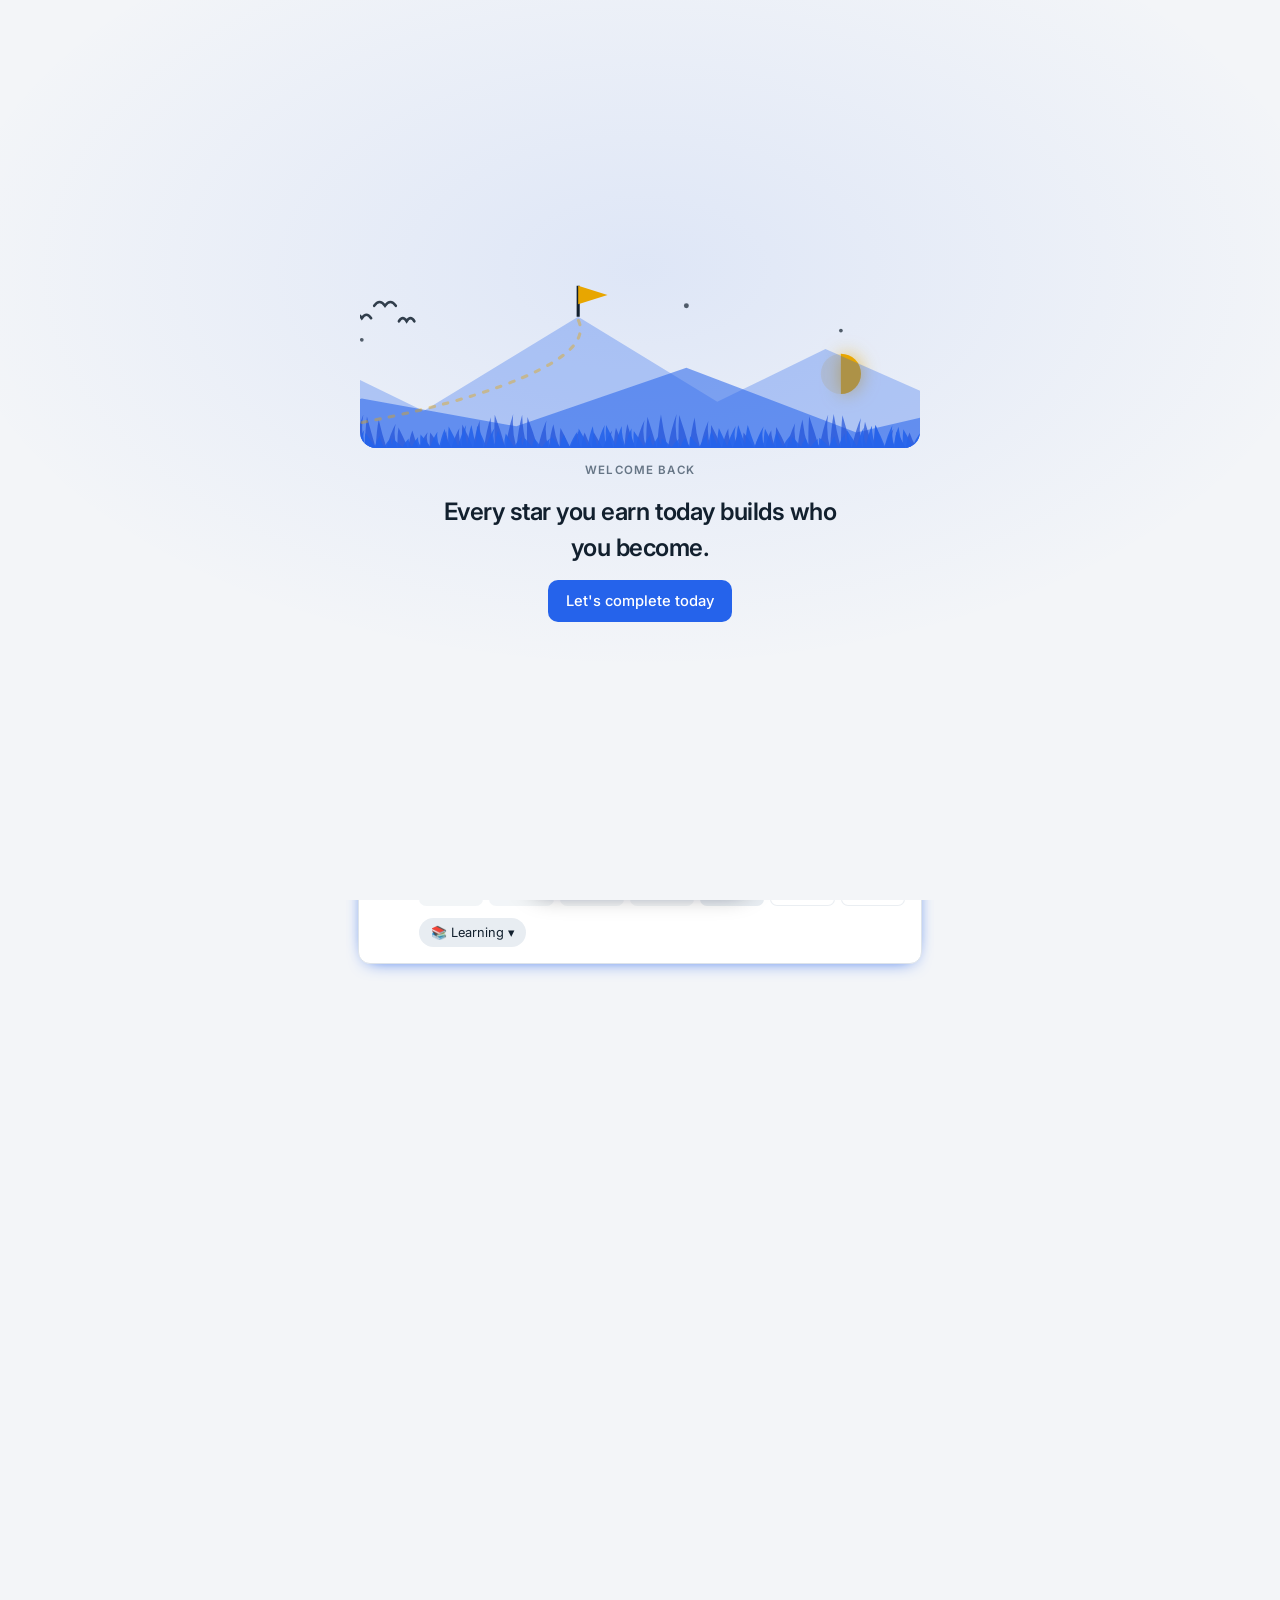
<file: index.html>
<!DOCTYPE html>
<html lang="en">
<head>
<meta charset="utf-8">
<meta name="viewport" content="width=device-width, initial-scale=1, viewport-fit=cover">
<title>Daily Habit Tracker</title>
<link href="https://fonts.googleapis.com/css2?family=Inter:wght@400;500;600&family=Merriweather:wght@400;700&family=Nunito:wght@400;600;700&family=JetBrains+Mono:wght@400;500&display=swap" rel="stylesheet">
<link rel="stylesheet" href="style.css">
</head>
<body>
<div class="splash" id="splash" role="dialog" aria-label="Welcome"><div class="art"></div><p class="lab">Welcome back</p><h2>Every star you earn today builds who you become.</h2><button class="btn" id="go">Let's complete today</button></div>
<main>
<div id="home">
  <div class="top">
    <div><h1>Daily Habits</h1><h3 class="date" id="date"></h3></div>
    
  </div>
  <div class="hero rv out-down" data-hid="hero">
    <div class="txt"><p class="lab">Daily motivation</p><p class="quote" id="quote"></p></div>
    <svg viewBox="0 0 600 110" preserveAspectRatio="xMidYMax slice" aria-hidden="true">
      <circle class="st" cx="40" cy="22" r="1.6"/><circle class="st" cx="120" cy="40" r="1.2" style="animation-delay:.8s"/><circle class="st" cx="330" cy="18" r="1.6" style="animation-delay:1.4s"/><circle class="st" cx="430" cy="34" r="1.2" style="animation-delay:.4s"/><circle class="st" cx="560" cy="70" r="1.4" style="animation-delay:2s"/>
      <g class="moon" style="transform:translate(430px,62px)"><circle class="moonbg" r="13"/><path class="moonlit" d="M0 -13A13 13 0 0 1 0 13A0.01 13 0 0 1 0 -13Z"/></g>
      <g class="birds" style="transform:translate(135px,18px)">
        <g class="bd" style="--d:0s"><path d="M-7 0Q-3.5 -5 0 0Q3.5 -5 7 0"/></g>
        <g class="bd" style="transform:translate(-15px,8px);--d:.15s"><path d="M-6 0Q-3 -4.5 0 0Q3 -4.5 6 0"/></g>
        <g class="bd" style="transform:translate(14px,10px);--d:.3s"><path d="M-5 0Q-2.5 -4 0 0Q2.5 -4 5 0"/></g>
      </g>
      <polygon class="m1" points="0,110 90,52 160,86 260,25 350,80 420,46 520,90 600,60 600,110"/>
      <polygon class="m2" points="0,110 120,78 220,96 330,58 440,100 560,72 600,86 600,110"/>
      <path class="gr1"/><path class="gr2"/>
      <path class="trail" d="M40 106 Q150 92 210 70 T 260 27"/>
      <path class="prog" d="M40 106 Q150 92 210 70 T 260 27"/>
      <line class="pole" x1="260" y1="25" x2="260" y2="5"/><polygon class="flag" points="260,5 279,11 260,17"/>
      <text class="mk" y="6" style="transform:translate(40px,106px)">★</text>
    </svg>
  </div>
  <div class="dash rv out-down" data-hid="dash">
    <div class="ringwrap">
      <svg class="ringsvg" viewBox="0 0 80 80"><defs><linearGradient id="rg" x1="0" y1="0" x2="1" y2="1"><stop offset="0" style="stop-color:var(--blue)"/><stop offset="1" stop-color="#7cc4ff"/></linearGradient></defs><circle class="ring-bg" cx="40" cy="40" r="34"/><circle class="ring-fg" id="ringfg" cx="40" cy="40" r="34"/></svg>
      <div class="pct" id="pct">0%</div>
    </div>
    <div><p class="lab">Today's progress</p><p class="big2"><b id="count">0 of 0</b> tasks completed</p><p class="sub2" id="remain"></p></div>
    <div class="wkrow" id="wkrow"></div>
    <div class="mini"><div><b id="st1">0</b><span>Best streak (days)</span></div><div><b id="st2">0</b><span>Stars earned this week</span></div></div>
    <div class="xpline"><b id="lvl">Level 1</b><div class="xpbar"><i id="xpfill"></i></div><span id="xptxt">0 / 100 XP</span></div>
  </div>
  <div class="add">
    <input id="newName" placeholder="What habit do you want to build?" maxlength="60" aria-label="New habit name">
    <button class="addgo" id="addBtn" aria-label="Add habit"><svg viewBox="0 0 24 24"><path d="M12 5v14M5 12h14"/></svg></button>
  </div>
  <button class="addmore" id="moreBtn">More options: target, schedule, reminder</button>
  <div id="list"></div>
  <div class="card rv out-down" id="homeNotes" data-hid="hnotes"></div>
  <div class="card rv out-down" id="charts" data-hid="charts"></div>
</div>

<div id="notes" hidden>
  <div class="top" style="align-items:center;margin-bottom:14px"><h1 style="margin:0">Rituals</h1><button class="btn" id="newNote">+ New</button></div>
  <input id="nsearch" placeholder="Search your notes" aria-label="Search notes" style="width:100%;margin-bottom:14px">
  <div id="nlist"></div>
</div>

<div id="settings" hidden>
  <div class="top" style="align-items:center;margin-bottom:18px"><h1 style="margin:0">Settings</h1></div>
  <div id="settings-body"></div>
</div>
</main>
<nav class="dock" id="dock" aria-label="Main">
  <span class="blob"></span>
  <button class="on" data-view="home" aria-label="Home"><svg viewBox="0 0 24 24"><path d="M3 11l9-8 9 8"/><path d="M5 10v10h14V10"/><path d="M10 20v-6h4v6"/></svg><span>Home</span></button>
  <button data-view="notes" aria-label="Notes"><svg viewBox="0 0 24 24"><path d="M6 3h9l4 4v14H6z"/><path d="M14 3v5h5"/><path d="M9 13h7M9 17h5"/></svg><span>Notes</span></button>
  <button data-view="settings" aria-label="Settings"><svg viewBox="0 0 24 24"><circle cx="12" cy="12" r="3"/><path d="M12 2v3M12 19v3M2 12h3M19 12h3M4.9 4.9l2.1 2.1M17 17l2.1 2.1M19.1 4.9L17 7M7 17l-2.1 2.1"/></svg><span>Settings</span></button>
</nav>

<script src="app.js"></script>
</body>
</html>
</file>
<file: style.css>
:root{color-scheme:dark;--font:"Inter",system-ui,sans-serif;--bg:#050607;--panel:#0f1114;--line:#23272d;--line-h:#2f353d;--ink:#e7eaee;--mute:#8a919b;--faint:#5d646e;--blue:#3d8bff;--blue-d:#2a6fe0;--blue-soft:rgba(61,139,255,.14);--dot:#1c2026;--dot-h:#2a3038;--star-off:#3a414b;--star-h:#6b7380;--gold:#ffc83d;--glow:255,190,40;--glow-bg:rgba(61,139,255,.10);--overlay:rgba(0,0,0,.65);--earth1:#d9b98a;--earth2:#b9c79c;
box-sizing:border-box;padding-top:env(safe-area-inset-top,0px);padding-bottom:env(safe-area-inset-bottom,0px)}
:root[data-theme="dark"]{color-scheme:dark}
:root[data-theme="light"]{color-scheme:light;--bg:#f3f5f8;--panel:#fff;--line:#dde3ea;--line-h:#c5ced8;--ink:#12202e;--mute:#667585;--faint:#8f9aa8;--blue:#2563eb;--blue-d:#1d4ed8;--blue-soft:rgba(37,99,235,.1);--dot:#e8edf2;--dot-h:#d9e0e7;--star-off:#c3cbd5;--star-h:#9aa5b3;--gold:#e8a600;--glow:232,166,0;--glow-bg:rgba(37,99,235,.07);--overlay:rgba(18,32,46,.45);--earth1:#a8693a;--earth2:#5f7f45}
@media (prefers-color-scheme:light){:root:not([data-theme="dark"]):not([data-theme="light"]){color-scheme:light;--bg:#f3f5f8;--panel:#fff;--line:#dde3ea;--line-h:#c5ced8;--ink:#12202e;--mute:#667585;--faint:#8f9aa8;--blue:#2563eb;--blue-d:#1d4ed8;--blue-soft:rgba(37,99,235,.1);--dot:#e8edf2;--dot-h:#d9e0e7;--star-off:#c3cbd5;--star-h:#9aa5b3;--gold:#e8a600;--glow:232,166,0;--glow-bg:rgba(37,99,235,.07);--overlay:rgba(18,32,46,.45);--earth1:#a8693a;--earth2:#5f7f45}}
html{scroll-padding-top:env(safe-area-inset-top,0px);background:var(--bg)}
*{box-sizing:border-box}
[hidden]{display:none!important}
body{margin:0;background:radial-gradient(900px 380px at 50% -120px,var(--glow-bg),transparent 70%),var(--bg);color:var(--ink);font-family:var(--font);line-height:1.5;-webkit-font-smoothing:antialiased}
main{max-width:600px;margin:0 auto;padding:28px 18px 100px}
h1{font-size:2.2rem;margin:0 0 2px;font-weight:700;letter-spacing:-.02em;line-height:1.15}
.date{font-size:1.1rem;font-weight:600;color:var(--blue);margin:0 0 22px;letter-spacing:0}
.date span{display:inline-block;transition:transform .3s cubic-bezier(.2,.8,.2,1);transform-origin:left bottom;cursor:default}
.date span:hover{transform:scale(1.12)}
.dd-num{color:color-mix(in srgb,var(--blue) 50%,var(--earth1))}
.dd-mon{color:color-mix(in srgb,var(--blue) 45%,var(--earth2))}
h2{font-size:.78rem;margin:0 0 14px;font-weight:600;letter-spacing:.08em;text-transform:uppercase;color:var(--mute)}
.sub{color:var(--mute);margin:0 0 22px;font-size:.92rem}
.top{display:flex;justify-content:space-between;align-items:flex-start;gap:12px}
button{font:inherit;cursor:pointer;border:0;border-radius:10px;color:inherit}
:focus-visible{outline:2px solid var(--blue);outline-offset:2px}
.icon{background:var(--panel);border:1px solid var(--line);width:40px;height:40px;font-size:1.15rem;flex:none}
.icon:hover{border-color:var(--blue)}
.back{background:none;color:var(--blue);padding:4px 0;margin-bottom:14px;font-weight:500}
.hero{border:1px solid var(--line);border-radius:16px;overflow:hidden;margin-bottom:16px;background:linear-gradient(180deg,var(--blue-soft),transparent 85%),var(--panel)}
.hero .txt{padding:18px 20px 0}
.quote{margin:4px 0 0;font-size:1.08rem;font-weight:500;letter-spacing:-.01em}
.hero svg{display:block;width:100%;height:110px}
.moon{transition:transform 1s cubic-bezier(.2,.8,.2,1)}
.moonbg{fill:var(--gold);opacity:.16}
.moonlit{fill:var(--gold);filter:drop-shadow(0 0 6px rgba(var(--glow),.7))}
.moon.full .moonlit{filter:drop-shadow(0 0 14px rgba(var(--glow),1))}
.birds{transition:transform 1.4s cubic-bezier(.4,0,.2,1)}
.bd path{fill:none;stroke:var(--ink);stroke-width:1.7;stroke-linecap:round;opacity:.85;transform-box:fill-box;transform-origin:center;animation:flap .45s ease-in-out infinite alternate;animation-delay:var(--d)}
@keyframes flap{to{transform:scaleY(.3)}}
.gr1{fill:var(--blue-d);opacity:.65}
.gr2{fill:var(--blue);opacity:.9;transform-box:fill-box;transform-origin:bottom;animation:sway 4s ease-in-out infinite alternate}
@keyframes sway{to{transform:skewX(2.5deg)}}
.m1{fill:var(--blue);opacity:.3}.m2{fill:var(--blue);opacity:.55}
.trail{fill:none;stroke:var(--gold);stroke-width:2;stroke-dasharray:3 6;stroke-linecap:round;opacity:.4}
.prog{fill:none;stroke:var(--gold);stroke-width:3;stroke-linecap:round;filter:drop-shadow(0 0 4px rgba(var(--glow),.8));transition:stroke-dashoffset .9s cubic-bezier(.2,.8,.2,1)}
.mk{fill:var(--gold);font-size:17px;text-anchor:middle;filter:drop-shadow(0 0 6px rgba(var(--glow),.9));transition:transform .9s cubic-bezier(.2,.8,.2,1)}
.hero.complete .flag{filter:drop-shadow(0 0 8px rgba(var(--glow),1))}.hero.complete .mk{animation:twinkle 1.6s ease-in-out infinite}
.pole{stroke:var(--ink);stroke-width:2}.flag{fill:var(--gold)}
.st{fill:var(--ink);opacity:.7;animation:tw 3s ease-in-out infinite}
@keyframes tw{50%{opacity:.12}}
.dash{display:grid;grid-template-columns:auto 1fr;gap:6px 20px;align-items:center;background:var(--panel);border:1px solid var(--line);border-radius:16px;padding:20px;margin-bottom:18px;position:relative;overflow:hidden}
.dash::before{content:"";position:absolute;inset:0 0 auto 0;height:2px;background:linear-gradient(90deg,transparent,var(--blue),transparent)}
.ringwrap{position:relative;width:96px;height:96px}
.ringsvg{width:100%;height:100%}
.ring-bg{fill:none;stroke:var(--dot);stroke-width:7}
.ring-fg{fill:none;stroke:url(#rg);stroke-width:7;stroke-linecap:round;stroke-dasharray:213.63;stroke-dashoffset:213.63;transform:rotate(-90deg);transform-origin:50% 50%;transition:stroke-dashoffset .7s cubic-bezier(.2,.8,.2,1)}
.ring-fg.full{stroke:var(--gold);filter:drop-shadow(0 0 5px rgba(var(--glow),.8))}
.pct{position:absolute;inset:0;display:flex;align-items:center;justify-content:center;font-weight:600;font-size:1.3rem;letter-spacing:-.02em}
.lab{margin:0;font-size:.72rem;letter-spacing:.1em;text-transform:uppercase;color:var(--mute);font-weight:600}
.big2{margin:3px 0 0;color:var(--mute);font-size:.95rem}.big2 b{color:var(--ink);font-size:1.4rem;font-weight:600}
.sub2{margin:3px 0 0;color:var(--blue);font-size:.85rem;font-weight:500}
.mini{grid-column:1/-1;display:grid;grid-template-columns:1fr 1fr;gap:10px;border-top:1px solid var(--line);padding-top:14px;margin-top:10px}
.mini div{display:flex;flex-direction:column}.mini b{font-size:1.2rem;font-weight:600}.mini span{color:var(--mute);font-size:.78rem}
.add{display:flex;align-items:center;gap:8px;padding:6px 6px 6px 20px;margin-bottom:6px;border-radius:999px;background:var(--panel);border:1px solid var(--line);box-shadow:0 0 24px -10px var(--blue),inset 0 1px 0 rgba(255,255,255,.06);transition:box-shadow .3s,border-color .3s}
.add:focus-within{border-color:var(--blue);box-shadow:0 0 32px -6px var(--blue),inset 0 1px 0 rgba(255,255,255,.06)}
.add input{border:0;background:transparent;border-radius:999px;padding:12px 4px}
.add input:focus,.add input:focus-visible{outline:none;border:0}
.addgo{flex:none;width:46px;height:46px;padding:0;border-radius:50%;display:flex;align-items:center;justify-content:center;background:linear-gradient(135deg,var(--blue),var(--blue-d));box-shadow:0 6px 18px -4px var(--blue),inset 0 1px 0 rgba(255,255,255,.35);transition:transform .35s cubic-bezier(.3,1.5,.5,1),box-shadow .3s}
.addgo svg{width:22px;height:22px;stroke:#fff;fill:none;stroke-width:2.4;stroke-linecap:round;transition:transform .35s cubic-bezier(.3,1.5,.5,1)}
.addgo:hover{transform:scale(1.1);box-shadow:0 8px 26px -2px var(--blue),inset 0 1px 0 rgba(255,255,255,.35)}
.addgo:hover svg{transform:rotate(90deg)}
.addmore{display:block;background:none;color:var(--blue);font-size:.8rem;padding:2px 0;margin:0 0 20px 20px}
.addmore:hover{text-decoration:underline}
input{flex:1;min-width:0;font:inherit;font-size:.95rem;color:var(--ink);background:var(--panel);border:1px solid var(--line);border-radius:10px;padding:11px 14px}
input::placeholder{color:var(--faint)}
input:focus{border-color:var(--blue);outline:none}
.btn{background:var(--blue);color:#fff;padding:10px 18px;font-weight:500;font-size:.92rem}
.btn:hover{background:var(--blue-d)}
.btn.ghost{background:transparent;color:var(--ink);border:1px solid var(--line)}
.btn.ghost:hover{border-color:var(--blue);background:transparent}
.habit,.card{background:var(--panel);border:1px solid var(--line);border-radius:12px;padding:16px;margin-bottom:12px}
.habit{transition:transform .35s cubic-bezier(.2,.8,.2,1),box-shadow .35s,border-color .25s,opacity .6s}
.habit{box-shadow:0 -6px 18px -10px var(--blue),0 6px 18px -10px var(--blue)}
.rv{transition:transform .65s cubic-bezier(.2,.8,.2,1),opacity .65s,box-shadow .35s}
.habit.out-down,.rv.out-down{opacity:0;transform:translateY(56px) scale(.88)}
.habit.out-up,.rv.out-up{opacity:0;transform:translateY(-56px) scale(.88)}
.habit.in,.rv.in{opacity:1;transform:none}
.habit.in:hover,.habit.in:focus-within{transform:translateY(-5px) scale(1.025);box-shadow:0 -12px 28px -8px var(--blue),0 14px 30px -8px var(--blue);border-color:var(--blue)}
.nm{flex:1;min-width:0}.name{display:block}
.tw{display:block;width:0;height:1.25em;margin-top:2px;overflow:hidden;white-space:nowrap;font:.78rem/1.25 ui-monospace,Menlo,Consolas,monospace;color:var(--blue);border-right:2px solid transparent}
.habit:hover .tw,.habit:focus-within .tw{animation:type calc(var(--n)*.05s) steps(var(--n),end) forwards,caret .5s step-end 6}
@keyframes type{from{width:0}to{width:calc(var(--n)*1ch)}}
@keyframes caret{50%{border-color:var(--blue)}}
.row{display:flex;align-items:center;gap:14px}
.check{width:38px;height:38px;flex:none;border-radius:50%;background:transparent;color:var(--star-off);font-size:1.7rem;line-height:1;padding:0;position:relative;transition:color .2s}
.check:hover{color:var(--star-h)}
.habit.done .check{color:var(--gold);filter:drop-shadow(0 0 6px rgba(var(--glow),.9)) drop-shadow(0 0 14px rgba(var(--glow),.55));animation:twinkle 2.6s ease-in-out infinite}
.habit.done .check.pop{animation:pop .6s cubic-bezier(.2,1.4,.4,1),twinkle 2.6s ease-in-out .6s infinite}
.check.pop::after{content:"";position:absolute;inset:2px;border-radius:50%;border:2px solid var(--gold);animation:ring .7s ease-out forwards}
@keyframes pop{0%{transform:scale(.4) rotate(-40deg)}60%{transform:scale(1.35) rotate(12deg)}100%{transform:scale(1) rotate(0)}}
@keyframes ring{from{opacity:.9;transform:scale(.6)}to{opacity:0;transform:scale(1.9)}}
@keyframes twinkle{50%{filter:drop-shadow(0 0 3px rgba(var(--glow),.7)) drop-shadow(0 0 8px rgba(var(--glow),.35))}}
.name{flex:1;font-weight:500;overflow-wrap:anywhere}
.habit.done .name{color:var(--ink)}
.tick{width:26px;height:26px;border-radius:50%;background:var(--gold);color:#3a2a00;display:flex;align-items:center;justify-content:center;font-size:.9rem;font-weight:700;flex:none;box-shadow:0 0 10px rgba(var(--glow),.6)}
.tick.pop{animation:pop .5s cubic-bezier(.2,1.4,.4,1)}
.streak{color:var(--gold);background:linear-gradient(90deg,rgba(var(--glow),.22),rgba(var(--glow),.05));border:1px solid rgba(var(--glow),.35);font-size:.78rem;font-weight:600;padding:3px 11px;border-radius:20px;white-space:nowrap}
.catrow{display:flex;justify-content:space-between;align-items:center;gap:8px;flex-wrap:wrap}
.del{background:none;color:var(--faint);padding:4px 8px}
.del:hover{color:var(--ink)}
.week{display:flex;gap:6px;margin:14px 0 0 44px}
.day{flex:1;text-align:center;font-size:.7rem;color:var(--mute)}
.day.today{color:var(--ink);font-weight:600}
.day button{display:block;width:100%;height:28px;margin-top:4px;background:var(--dot);border-radius:7px;color:transparent;font-size:.85rem;line-height:1}
.day button:hover{background:var(--dot-h)}
.day button:disabled{opacity:.6;background:transparent;box-shadow:inset 0 0 0 1px var(--line);cursor:default}
.day.on button{background:rgba(var(--glow),.18);color:var(--gold);box-shadow:0 0 8px rgba(var(--glow),.7),0 0 18px rgba(var(--glow),.4)}
.day.on button.pop{animation:dayglow .7s ease-out}
@keyframes dayglow{0%{box-shadow:0 0 0 rgba(var(--glow),0);transform:scale(.8)}50%{box-shadow:0 0 24px rgba(var(--glow),1);transform:scale(1.12)}100%{transform:scale(1)}}
.empty{text-align:center;color:var(--mute);padding:32px 8px;border:1px dashed var(--line);border-radius:12px}
/* congrats */
.overlay{position:fixed;inset:0;background:var(--overlay);display:flex;align-items:center;justify-content:center;padding:20px;z-index:50;animation:fade .25s}
.modal{background:var(--panel);border:1px solid var(--line);border-radius:16px;padding:28px 24px;max-width:360px;width:100%;text-align:center;box-shadow:0 20px 60px rgba(0,0,0,.45);animation:rise .4s cubic-bezier(.2,1.2,.4,1)}
.modal .big{font-size:3.4rem;line-height:1;color:var(--gold);filter:drop-shadow(0 0 14px rgba(var(--glow),.8));animation:pop .7s cubic-bezier(.2,1.4,.4,1)}
.modal h3{margin:12px 0 6px;font-size:1.3rem;letter-spacing:-.01em}
.modal p{margin:0 0 20px;color:var(--mute)}
@keyframes fade{from{opacity:0}}
@keyframes rise{from{opacity:0;transform:translateY(24px) scale(.94)}}
.confetti{position:fixed;inset:0;overflow:hidden;pointer-events:none;z-index:60}
.confetti i{position:absolute;top:-24px;border-radius:2px;animation:fall linear forwards}
@keyframes fall{to{transform:translate(var(--dx),110vh) rotate(var(--r))}}
/* settings */
.prof{display:flex;align-items:center;gap:14px;margin-bottom:14px}
.avatar{width:46px;height:46px;border-radius:50%;background:var(--blue);color:#fff;display:flex;align-items:center;justify-content:center;font-weight:600;font-size:1.1rem}
.prof span{display:block;color:var(--mute);font-size:.88rem}
.fields{display:flex;flex-direction:column;gap:8px;margin-bottom:12px}
.seg{display:flex;gap:6px}
.seg button{flex:1;background:var(--dot);padding:10px 6px;font-size:.9rem;border:1px solid transparent}
.seg button[aria-pressed="true"]{background:var(--blue-soft);border-color:var(--blue);color:var(--blue);font-weight:500}
.btns{display:flex;gap:8px;flex-wrap:wrap;margin-top:10px}
.note{color:var(--mute);font-size:.82rem;margin:10px 0 0}
.toast{position:fixed;left:50%;bottom:calc(84px + env(safe-area-inset-bottom,0px));transform:translateX(-50%);background:var(--ink);color:var(--bg);padding:10px 18px;border-radius:10px;font-size:.9rem;z-index:70}
button{transition:transform .15s}
button:active:not(:disabled){transform:scale(.88)}
textarea{font:inherit;color:var(--ink);background:var(--panel);border:1px solid var(--line);border-radius:10px;padding:11px 14px;width:100%;resize:vertical}
a.btn{text-decoration:none;display:inline-flex;align-items:center}
.tb{display:flex;gap:8px}
.view-in{animation:viewin .5s cubic-bezier(.2,.8,.2,1)}
@keyframes viewin{from{opacity:0;transform:scale(1.07)}}
.enter{animation:rise .55s cubic-bezier(.2,.8,.2,1) both}
.ty{display:inline-block;white-space:nowrap}
@keyframes reveal{from{clip-path:inset(0 100% 0 0)}to{clip-path:inset(0 0 0 0)}}
#settings-body button:hover .ty,#settings-body a:hover .ty{animation:reveal calc(var(--n)*.07s) steps(var(--n),end)}
#settings-body button,#settings-body a.btn{transition:transform .22s cubic-bezier(.2,.8,.2,1),background .2s}
#settings-body button:hover,#settings-body a.btn:hover{transform:scale(1.06)}
#settings-body button:active{transform:scale(.92)}
.seg{flex-wrap:wrap}.seg button{min-width:72px}
.trow{display:flex;justify-content:space-between;align-items:center;padding:8px 0;border-bottom:1px solid var(--line)}
.tgl{background:var(--dot);padding:6px 16px;min-width:68px}
.tgl[aria-pressed="true"]{background:var(--blue);color:#fff}
.catrow,.subs{margin:12px 0 0 44px}
.chip{background:var(--dot);padding:5px 12px;font-size:.8rem;border-radius:20px}
.chip:hover{background:var(--dot-h)}
.subs{display:flex;flex-wrap:wrap;gap:6px;animation:rise .35s cubic-bezier(.2,.8,.2,1) both}
.sub{background:transparent;border:1px solid var(--line);padding:5px 12px;font-size:.8rem;border-radius:20px}
.sub.on{background:var(--blue-soft);border-color:var(--blue);color:var(--blue)}
.subs.open .ty{animation:reveal calc(var(--n)*.07s) steps(var(--n),end) both;animation-delay:var(--d)}
.xpline{grid-column:1/-1;display:flex;align-items:center;gap:12px;font-size:.85rem}
.xpbar{flex:1;height:8px;background:var(--dot);border-radius:5px;overflow:hidden}
.xpbar i{display:block;height:100%;width:0;background:linear-gradient(90deg,var(--gold),#ffe08a);transition:width .5s}
.xpline span{color:var(--mute);white-space:nowrap}
.ctop{display:flex;justify-content:space-between;align-items:center;margin-bottom:12px;gap:10px}
.bars{width:100%;height:auto}.barbg{fill:var(--dot)}
.barfg{fill:var(--blue);transform-box:fill-box;transform-origin:bottom;animation:grow .6s cubic-bezier(.2,.8,.2,1) both}
.barfg.tod{fill:var(--gold)}.bars text{fill:var(--mute);font-size:11px}
@keyframes grow{from{transform:scaleY(0)}}
.hero,.dash,#charts,#homeNotes{box-shadow:0 0 28px -10px var(--blue)}
.hero:hover,.dash:hover,#charts:hover,#homeNotes:hover{box-shadow:0 0 38px -6px var(--blue)}
#settings-body .card{box-shadow:0 0 24px -12px var(--blue)}
.wkrow{grid-column:1/-1;display:grid;grid-template-columns:repeat(7,1fr);gap:6px;margin-top:10px}
.wd{text-align:center;font-size:.7rem;color:var(--mute)}
.wd i{display:flex;align-items:center;justify-content:center;width:100%;max-width:34px;aspect-ratio:1;margin:4px auto 0;border-radius:50%;background:var(--dot);font-style:normal;font-size:.85rem;font-weight:700;color:#3a2a00}
.wd.part i{box-shadow:inset 0 0 0 2px var(--blue)}
.wd.full i{background:var(--gold);box-shadow:0 0 10px rgba(var(--glow),.7)}
.wd.now{color:var(--ink);font-weight:600}.wd.fut{opacity:.9}.wd.fut i{background:transparent;box-shadow:inset 0 0 0 1px var(--line)}
.splash{position:fixed;inset:0;z-index:90;background:radial-gradient(700px 400px at 50% 30%,var(--blue-soft),transparent),var(--bg);display:flex;flex-direction:column;align-items:center;justify-content:center;gap:14px;text-align:center;padding:24px;transition:opacity .6s,transform .6s}
.splash.out{opacity:0;transform:scale(1.2);pointer-events:none}
.splash .art{width:min(560px,100%);animation:rise .8s both}
.splash svg{display:block;width:100%;height:170px;border-radius:16px}
.splash h2{max-width:420px;margin:0;font-size:1.5rem;letter-spacing:-.02em;text-transform:none;color:var(--ink);animation:rise .8s .2s both}
.splash .btn{animation:rise .8s .4s both}
.overlay.lv{background:rgba(5,8,14,.84)}
.lvl-card{text-align:center;max-width:340px;width:100%;color:#fff;animation:rise .5s cubic-bezier(.2,1.2,.4,1)}
.lvl-badge{position:relative;width:150px;height:150px;margin:0 auto 22px;border-radius:50%;display:flex;flex-direction:column;align-items:center;justify-content:center;background:radial-gradient(circle at 35% 30%,#ffe9a8,var(--gold));color:#3a2a00;box-shadow:0 0 44px rgba(var(--glow),.85);animation:pop .8s cubic-bezier(.2,1.4,.4,1)}
.lvl-badge small{font-size:.72rem;letter-spacing:.22em;font-weight:700}
.lvl-badge b{font-size:3.6rem;line-height:1;font-weight:700}
.lvl-badge::before,.lvl-badge::after{content:"";position:absolute;inset:0;border-radius:50%;border:3px solid var(--gold);animation:ring 1.5s ease-out infinite}
.lvl-badge::after{animation-delay:.75s}
.lvl-card h3{margin:0 0 4px;font-size:1.55rem;letter-spacing:-.01em}
.lvl-card p{margin:0 0 8px;color:#d7dde6;min-height:3.4em}
.lvl-card .lvl-sub{min-height:0;color:var(--gold);font-weight:600}
.lvl-card .btn{margin-top:8px}
.overlay.leave{animation:fadeout .7s ease-out forwards}
.lvl-card.leave{animation:zoomaway .7s ease-out forwards}
@keyframes fadeout{to{opacity:0}}
@keyframes zoomaway{to{transform:scale(2.4);opacity:0}}
.day.fut:not(.on) button{background:transparent;box-shadow:inset 0 0 0 1px var(--line)}
#lvl{display:inline-block}
#lvl.bump{animation:bump .8s cubic-bezier(.2,1.4,.4,1)}
@keyframes bump{0%{transform:scale(.5);color:var(--gold)}60%{transform:scale(1.5);color:var(--gold)}100%{transform:scale(1)}}
.xpbar i.full{animation:xpflash .9s ease-out}
@keyframes xpflash{40%{filter:brightness(1.8) drop-shadow(0 0 8px rgba(var(--glow),1))}}
#settings-body .seg button{transition:transform .22s cubic-bezier(.2,.8,.2,1),background .2s,box-shadow .4s}
#settings-body .seg button.fx-dim{box-shadow:0 0 16px 2px rgba(130,150,185,.4);background:var(--dot-h)}
#settings-body .seg button.fx-blink{animation:blink .7s ease-out 1}
@keyframes blink{0%{box-shadow:0 0 0 0 rgba(255,214,102,0)}30%{box-shadow:0 0 22px 4px rgba(255,214,102,.8);background:rgba(255,236,170,.35)}100%{box-shadow:0 0 0 0 rgba(255,214,102,0)}}
.dock{position:fixed;left:50%;bottom:calc(12px + env(safe-area-inset-bottom,0px));transform:translateX(-50%);z-index:40;width:228px;max-width:80vw;display:flex;padding:5px;border-radius:24px;background:linear-gradient(135deg,rgba(255,255,255,.2),rgba(255,255,255,.04)),color-mix(in srgb,var(--blue) 10%,transparent);-webkit-backdrop-filter:blur(20px) saturate(1.7);backdrop-filter:blur(20px) saturate(1.7);border:1px solid rgba(255,255,255,.28);box-shadow:0 8px 22px rgba(0,0,0,.35),0 0 20px -6px var(--blue),inset 0 1px 0 rgba(255,255,255,.4),inset 0 -6px 12px rgba(255,255,255,.05)}
.dock::before{content:"";position:absolute;left:12%;right:12%;top:0;height:42%;border-radius:0 0 50% 50%/0 0 100% 100%;background:linear-gradient(180deg,rgba(255,255,255,.28),transparent);pointer-events:none;opacity:.7}
.dock::after{content:"";position:absolute;inset:0;border-radius:inherit;pointer-events:none;opacity:0;transition:opacity .25s;background:radial-gradient(circle 34px at var(--mx,50%) var(--my,50%),rgba(255,255,255,.42),rgba(255,255,255,.12) 50%,transparent 75%)}
.dock.lit::after{opacity:1}
.dock button{position:relative;z-index:1;flex:1;display:flex;flex-direction:column;align-items:center;gap:1px;padding:6px 0 5px;background:none;color:var(--mute);font-size:.58rem;font-weight:500;border-radius:18px}
.dock button.on{color:var(--ink)}
.dock svg{width:16px;height:16px;stroke:currentColor;fill:none;stroke-width:1.8;stroke-linecap:round;stroke-linejoin:round}
.blob{position:absolute;left:5px;top:5px;bottom:5px;width:0;border-radius:18px;z-index:0;background:radial-gradient(circle at 30% 18%,rgba(255,255,255,.55),rgba(255,255,255,.1) 62%),color-mix(in srgb,var(--blue) 38%,transparent);box-shadow:0 0 18px -2px var(--blue),inset 0 1px 0 rgba(255,255,255,.6);transition:transform .6s cubic-bezier(.3,1.5,.5,1),width .4s}
.blob.move{animation:goo .6s ease-out}
@keyframes goo{35%{scale:1.22 .86}100%{scale:1 1}}
.ncard{background:var(--panel);border:1px solid var(--line);border-radius:14px;padding:14px 16px;margin-bottom:10px;cursor:pointer;box-shadow:0 -6px 18px -12px var(--blue),0 6px 18px -12px var(--blue);transition:transform .3s cubic-bezier(.2,.8,.2,1),border-color .25s}
.ncard:hover{transform:translateY(-3px) scale(1.015);border-color:var(--blue)}
.ncard.enter{animation:rise .5s cubic-bezier(.2,.8,.2,1) both}
.nh{display:flex;justify-content:space-between;align-items:center;gap:8px}
.nt{font-weight:600;overflow-wrap:anywhere}
.np{margin:6px 0 8px;color:var(--mute);font-size:.9rem;white-space:pre-wrap;overflow-wrap:anywhere}
.nd{font-size:.75rem;color:var(--faint)}
.pin{background:none;opacity:.35;padding:2px 6px}.pin.on{opacity:1}
.nrow{display:flex;align-items:center;gap:12px;padding:10px 4px;border-top:1px solid var(--line);cursor:pointer}
.nbody{flex:1;min-width:0;display:flex;flex-direction:column}
.nbody b{font-weight:600;overflow-wrap:anywhere}
.nbody span{color:var(--mute);font-size:.85rem;overflow:hidden;text-overflow:ellipsis;white-space:nowrap}
.ntick{width:28px;height:28px;flex:none;border-radius:50%;background:transparent;border:1.5px solid var(--star-off);color:transparent;font-size:.85rem;font-weight:700;padding:0}
.ntick:hover{border-color:var(--blue)}
.ntick.on{background:var(--gold);border-color:var(--gold);color:#3a2a00;box-shadow:0 0 10px rgba(var(--glow),.6)}
.nrow.done .nbody{opacity:.6}
.tscroll{overflow-x:auto}
.ntable{width:100%;border-collapse:collapse;font-size:.88rem}
.ntable th{text-align:left;color:var(--mute);font-weight:600;font-size:.7rem;letter-spacing:.06em;text-transform:uppercase;padding:6px 8px;border-bottom:1px solid var(--line)}
.ntable td{padding:9px 8px;border-bottom:1px solid var(--line);vertical-align:middle}
.ntable tbody tr{cursor:pointer}.ntable tbody tr:hover{background:var(--blue-soft)}
.ntable tr.done td:not(:first-child){opacity:.6}
.ntable .c-d{color:var(--mute);max-width:180px;overflow:hidden;text-overflow:ellipsis;white-space:nowrap}
.ntable .c-s{white-space:nowrap;font-size:.8rem;color:var(--mute)}.ntable tr.done .c-s{color:var(--gold)}
.toast{display:flex;align-items:center;gap:14px;max-width:90vw}
.toast button{background:none;color:inherit;font-weight:700;text-decoration:underline;padding:0}
.empty b{display:block;color:var(--ink);font-size:1.05rem;margin-bottom:4px}.empty p{margin:0 0 14px}
.pv{display:block;font-size:.75rem;color:var(--mute);margin-top:2px}
.pbar{display:block;height:5px;background:var(--dot);border-radius:3px;overflow:hidden;margin-top:6px}
.pbar i{display:block;height:100%;background:linear-gradient(90deg,var(--blue-d),var(--blue));border-radius:3px;transition:width .4s}
.habit.done .pbar i{background:var(--gold)}
.day.part button{color:var(--gold);box-shadow:inset 0 0 0 1px rgba(var(--glow),.55)}
.day.off button{opacity:.55}
.day button:disabled{cursor:not-allowed}
.wd.miss i{box-shadow:inset 0 0 0 1px var(--line);color:var(--mute)}
.barbg.fut{opacity:.45}
.modal.wide{max-width:420px;text-align:left;max-height:88vh;overflow:auto}
.modal.wide .big{text-align:center}
.fl{display:flex;flex-direction:column;gap:4px;font-size:.8rem;color:var(--mute)}
select{font:inherit;color:var(--ink);background:var(--panel);border:1px solid var(--line);border-radius:10px;padding:10px 12px;width:100%}
select:focus,textarea:focus{border-color:var(--blue);outline:none}
.trow2{display:flex;gap:8px;align-items:center}.trow2 input,.trow2 select{flex:1;min-width:0}
.dpick{display:flex;gap:6px;flex-wrap:wrap}
.dp{position:relative}.dp input{position:absolute;opacity:0;inset:0;width:100%;height:100%;cursor:pointer;margin:0}
.dp span{display:block;padding:6px 10px;border-radius:8px;background:var(--dot);font-size:.8rem}
.dp input:checked+span{background:var(--blue-soft);color:var(--blue);box-shadow:inset 0 0 0 1px var(--blue)}
.dp input:focus-visible+span{outline:2px solid var(--blue)}
summary{cursor:pointer;color:var(--blue);font-size:.88rem;margin:8px 0 10px}
.cmsg{margin:0 0 16px;color:var(--ink)}
.danger{margin-top:16px;padding-top:14px;border-top:1px solid var(--line)}
.danger .btn{color:#ff7a7a;border-color:rgba(255,122,122,.45)}
@keyframes dropIn{from{opacity:0;transform:translateY(-44px) scale(.96);filter:blur(14px)}to{opacity:1;transform:none;filter:blur(0)}}
.habit.drop{animation:dropIn 1s cubic-bezier(.2,.8,.2,1) backwards}
@keyframes zoomOut{to{opacity:0;transform:scale(.7);filter:blur(4px)}}
.habit.zoom-out,.nrow.zoom-out,.ntable tr.zoom-out{animation:zoomOut .45s cubic-bezier(.4,0,1,1) forwards;pointer-events:none}
.nh .nt{flex:1}
@media (prefers-reduced-motion:reduce){.ring-fg,.habit{transition:none!important}.habit.out-up,.habit.out-down,.rv.out-up,.rv.out-down{opacity:1;transform:none}.prog,.mk,.moon,.birds{transition:none!important}.bd path,.gr2,.lvl-badge,.lvl-badge::before,.lvl-badge::after,.lvl-card,#lvl.bump,.xpbar i.full,.fx-blink,.blob.move{animation:none!important}.pbar i{transition:none}.habit.drop,.zoom-out{animation:none!important}.blob{transition:none!important}.tw{animation:none!important;width:auto}.st{animation:none}.ty,.subs,.enter,.view-in,.splash .art,.splash h2,.splash .btn,.barfg{animation:none!important}.splash{transition:none}.check,.check::after,.day button,.modal,.modal .big,.overlay{animation:none!important}.confetti{display:none}}
</file>
